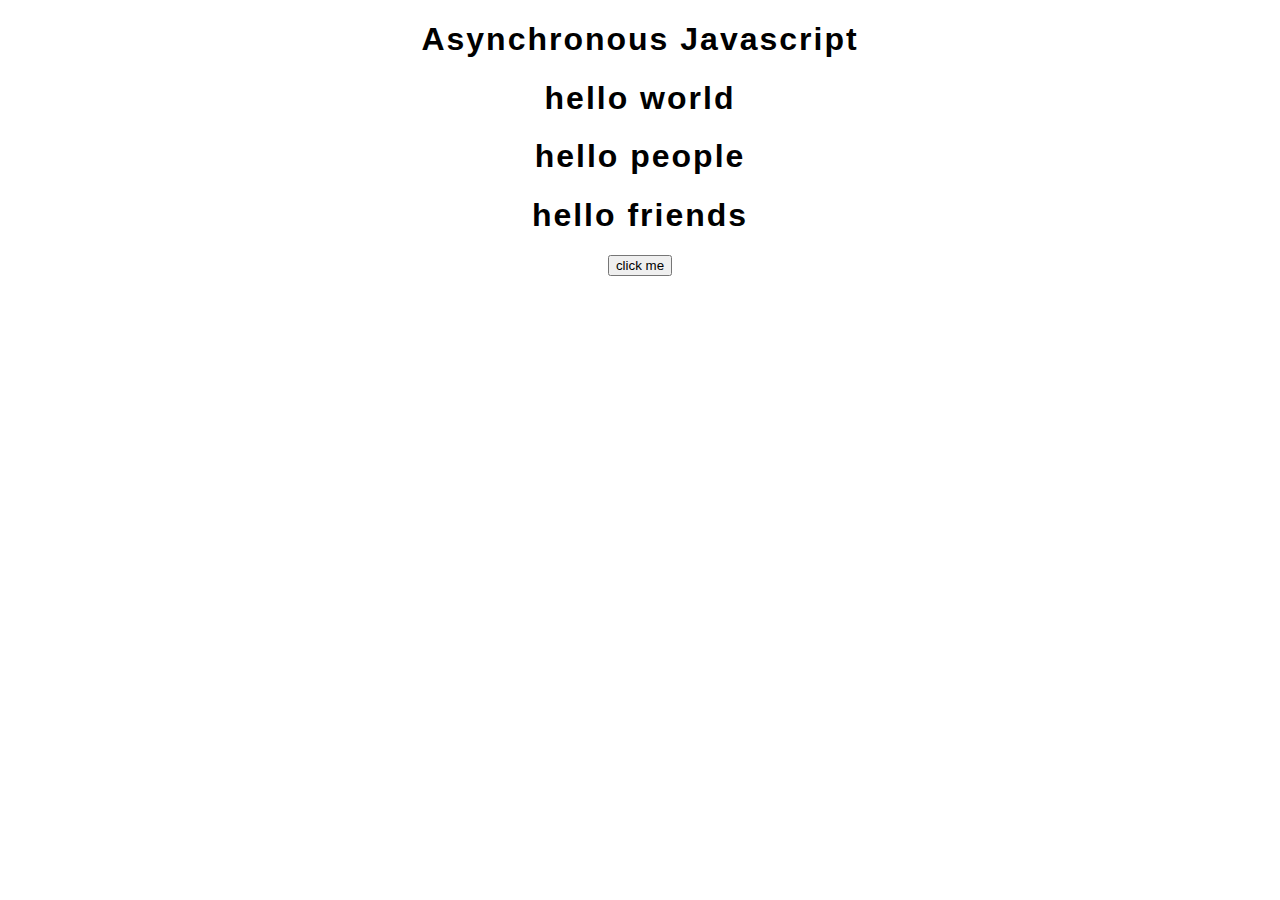
<file: ASYNC/index.html>
<!DOCTYPE html>
<html lang="en">
  <head>
    <meta charset="UTF-8" />
    <meta name="viewport" content="width=device-width, initial-scale=1.0" />
    <title>Document</title>
    <style>
      body {
        font-family: -apple-system, BlinkMacSystemFont, 'Segoe UI', Roboto,
          Oxygen, Ubuntu, Cantarell, 'Open Sans', 'Helvetica Neue', sans-serif;
        text-align: center;
      }
      h1 {
        letter-spacing: 2px;
        text-align: center;
      }
      img {
        width: 100%;
        height: 400px;
        object-fit: cover;
      }
    </style>
  </head>
  <body>
    <h1>Asynchronous Javascript</h1>
    <h1 class="one">hello world</h1>
    <h1 class="two">hello people</h1>
    <h1 class="three">hello friends</h1>
    <!-- <div class="img-container"></div> -->
    <button class="btn">click me</button>
    <script src="./app.js"></script>
  </body>
</html>
</file>
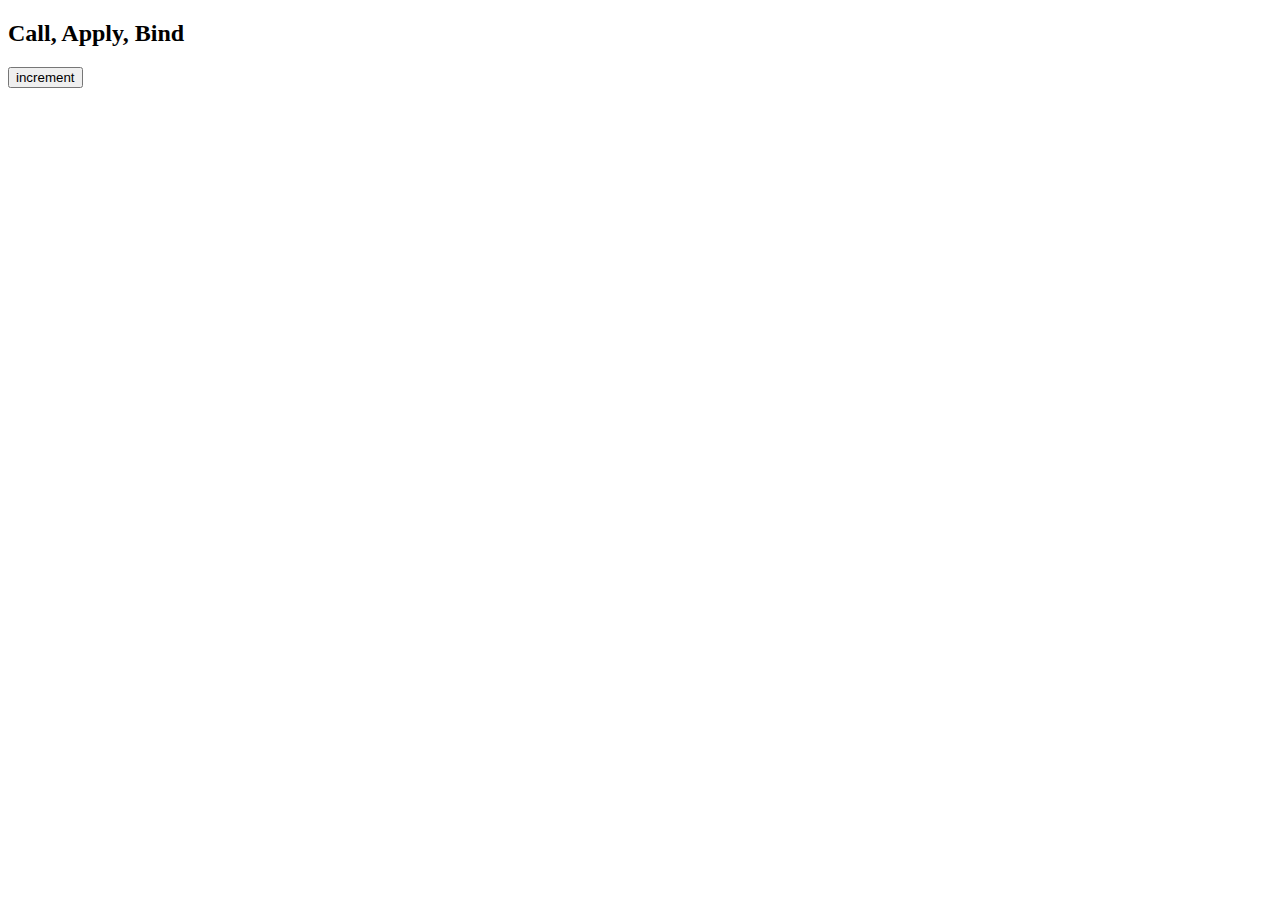
<file: call-apply-bind/index.html>
<!DOCTYPE html>
<html lang="en">
  <head>
    <meta charset="UTF-8" />
    <meta name="viewport" content="width=device-width, initial-scale=1.0" />
    <title>Document</title>
  </head>
  <body>
    <h2>Call, Apply, Bind</h2>
    <button class="increment">increment</button>
    <script src="app.js"></script>
  </body>
</html>
</file>
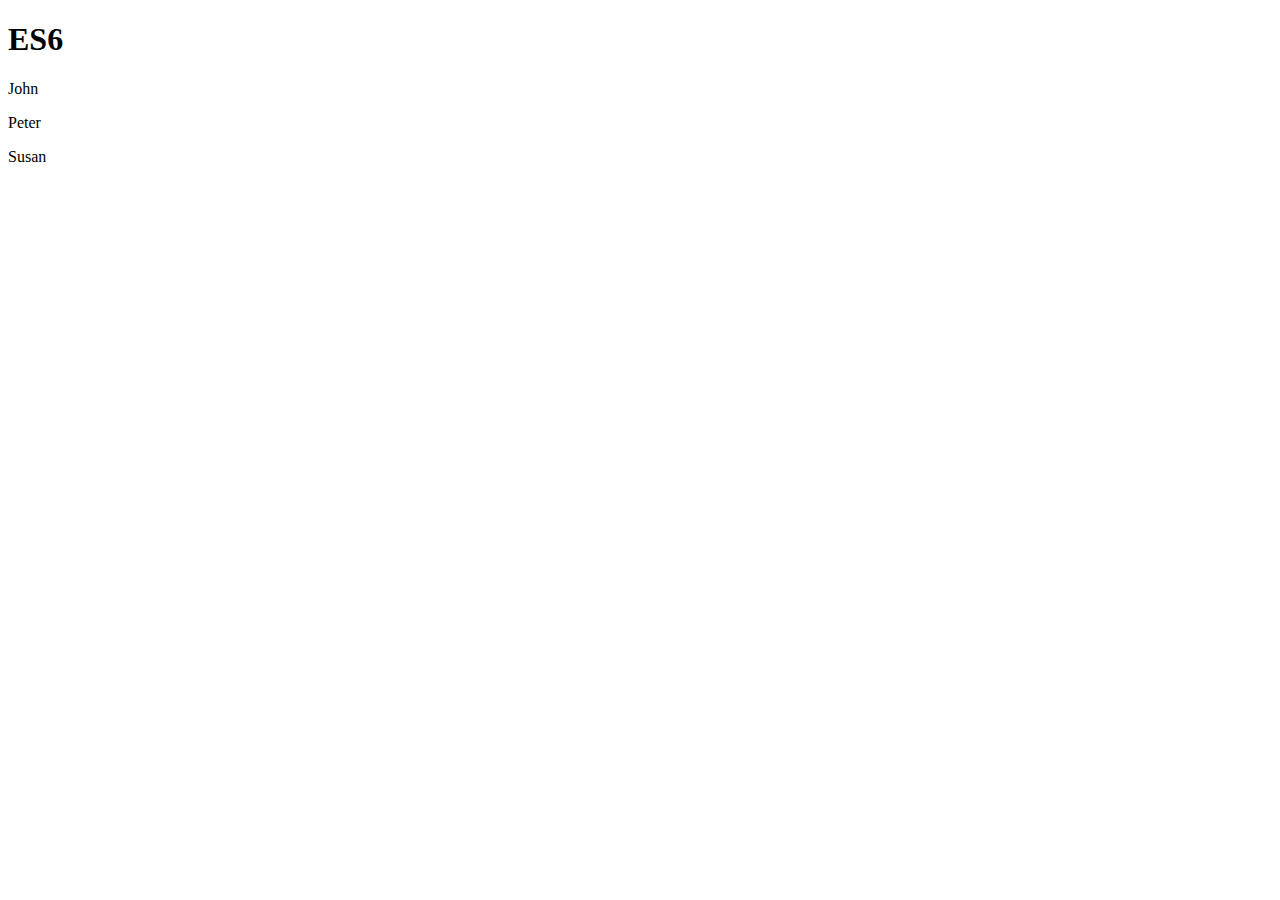
<file: ES6/index.html>
<!DOCTYPE html>
<html lang="en">
  <head>
    <meta charset="UTF-8" />
    <meta name="viewport" content="width=device-width, initial-scale=1.0" />
    <meta http-equiv="X-UA-Compatible" content="ie=edge" />
    <title>ES6</title>
    <style>
body {
  text-transform: capitalize;
}
      .btn {
        background: #f15025;
        color: #fff;
        font-size: 1.5rem;
        text-transform: capitalize;
        cursor: pointer;
      }
    </style>
  </head>
  <body>
    <h1>ES6</h1>
    <p>John</p>
    <p>Peter</p>
    <p>Susan</p>
    <h2 id="result"></h2>
    <!-- javascript -->
    <script src="app.js"></script>
  </body>
</html>
</file>
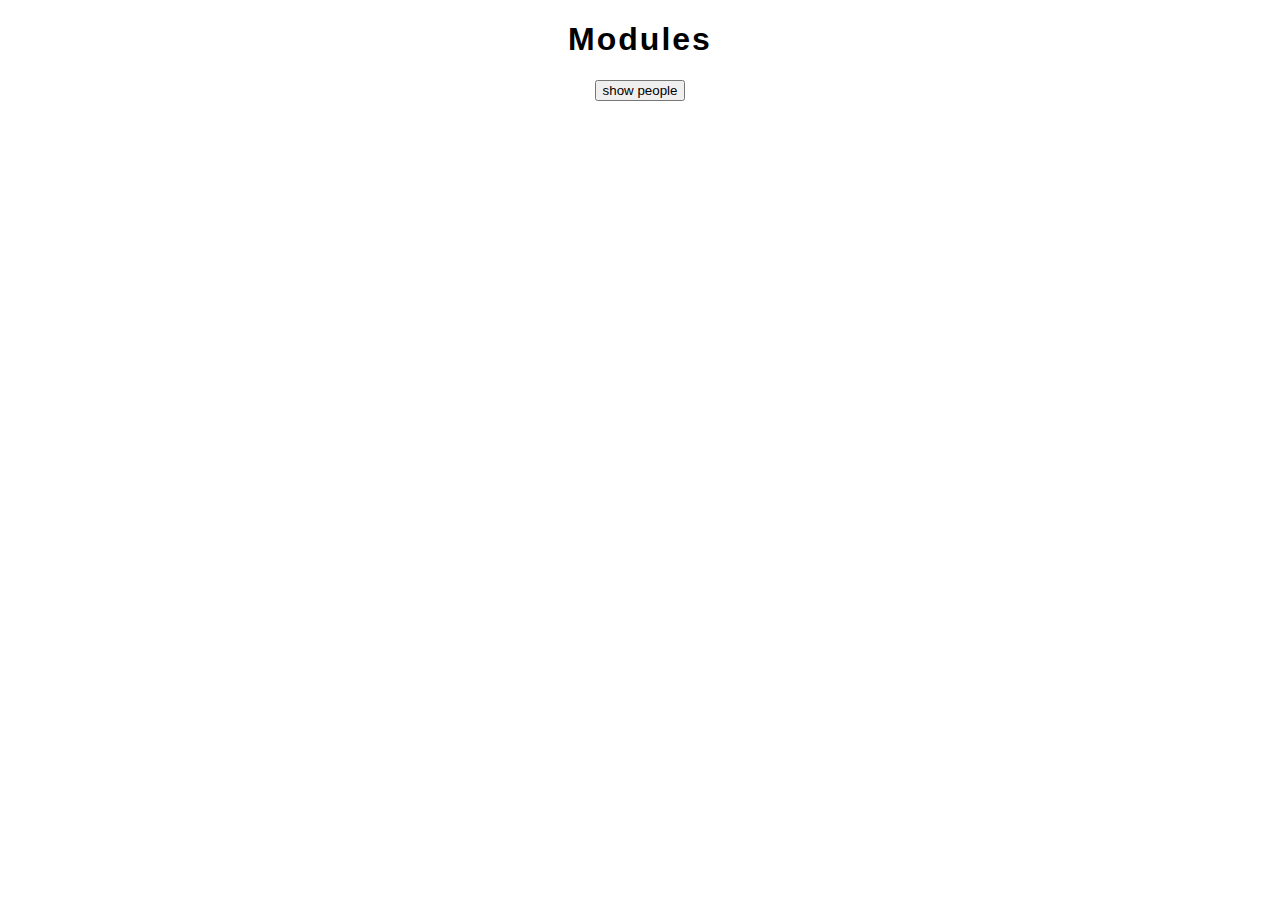
<file: ES6_modules/index.html>
<!DOCTYPE html>
<html lang="en">
  <head>
    <meta charset="UTF-8" />
    <meta name="viewport" content="width=device-width, initial-scale=1.0" />
    <meta http-equiv="X-UA-Compatible" content="ie=edge" />
    <title>ES6</title>
    <style>
      body {
        font-family: -apple-system, BlinkMacSystemFont, 'SegoeUI', sans-serif;
        text-align: center;
      }
      h1 {
        letter-spacing: 2px;
        text-align: center;
      }
    </style>
  </head>
  <body>
    <h1>Modules</h1>
    <div class="container"></div>
    <button class="btn">show people</button>
    <!-- javascript -->
    <script type="module" src="app.js"></script>
  </body>
</html>
</file>
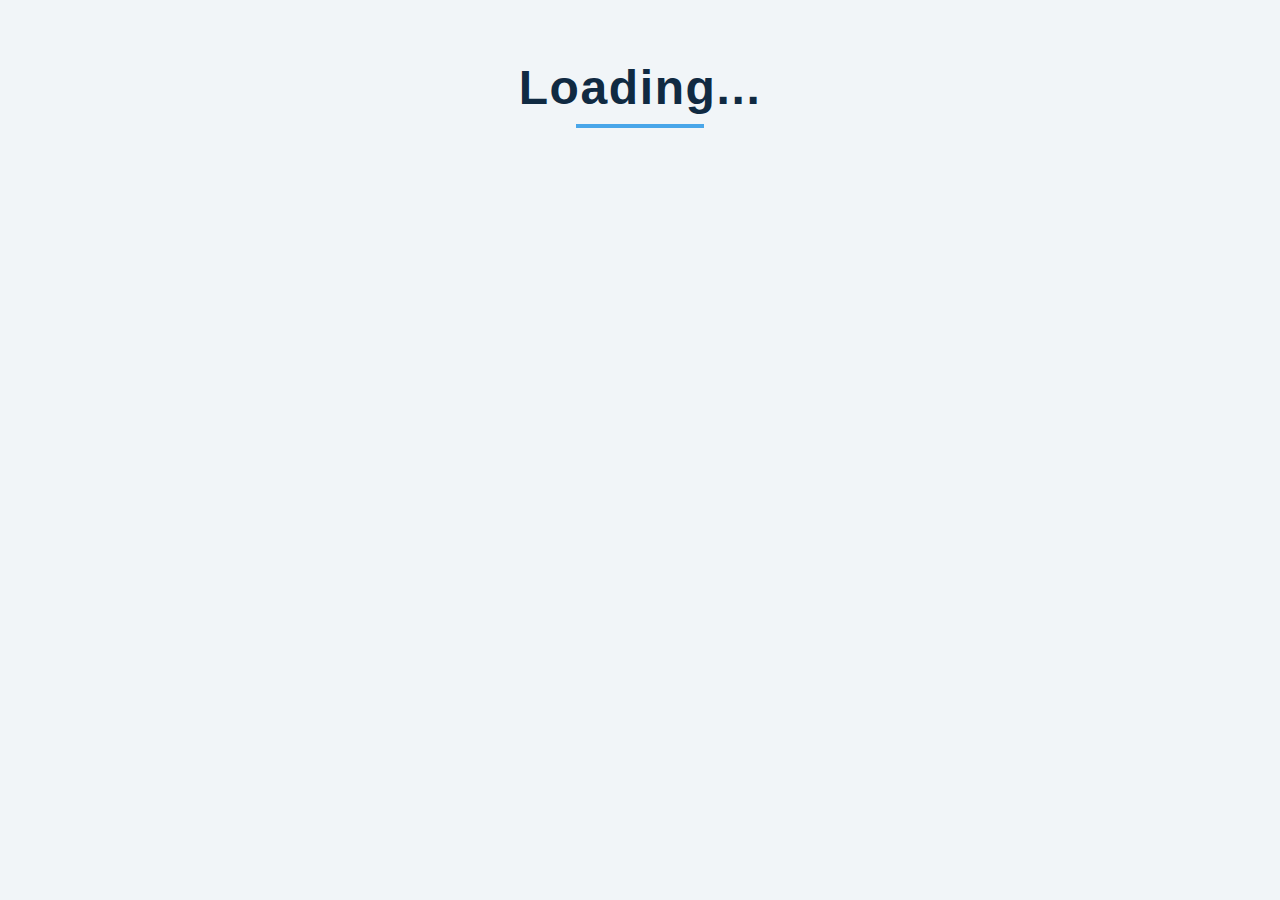
<file: ES6_Pagination/index.html>
<!DOCTYPE html>
<html lang="en">
  <head>
    <meta charset="UTF-8" />
    <meta name="viewport" content="width=device-width, initial-scale=1.0" />
    <title>ES6 Pagination</title>
    <!-- font-awesome -->
    <link
      rel="stylesheet"
      href="https://cdnjs.cloudflare.com/ajax/libs/font-awesome/5.14.0/css/all.min.css"
    />

    <!-- stylesheet -->
    <link rel="stylesheet" href="./styles.css" />
  </head>
  <body>
    <main>
      <div class="section-title">
        <h1>Loading...</h1>
        <div class="underline"></div>
      </div>
      <section class="followers">
        <div class="container"></div>
        <div class="btn-container"></div>
      </section>
    </main>
    <script type="module" src="./app.js"></script>
  </body>
</html>
</file>
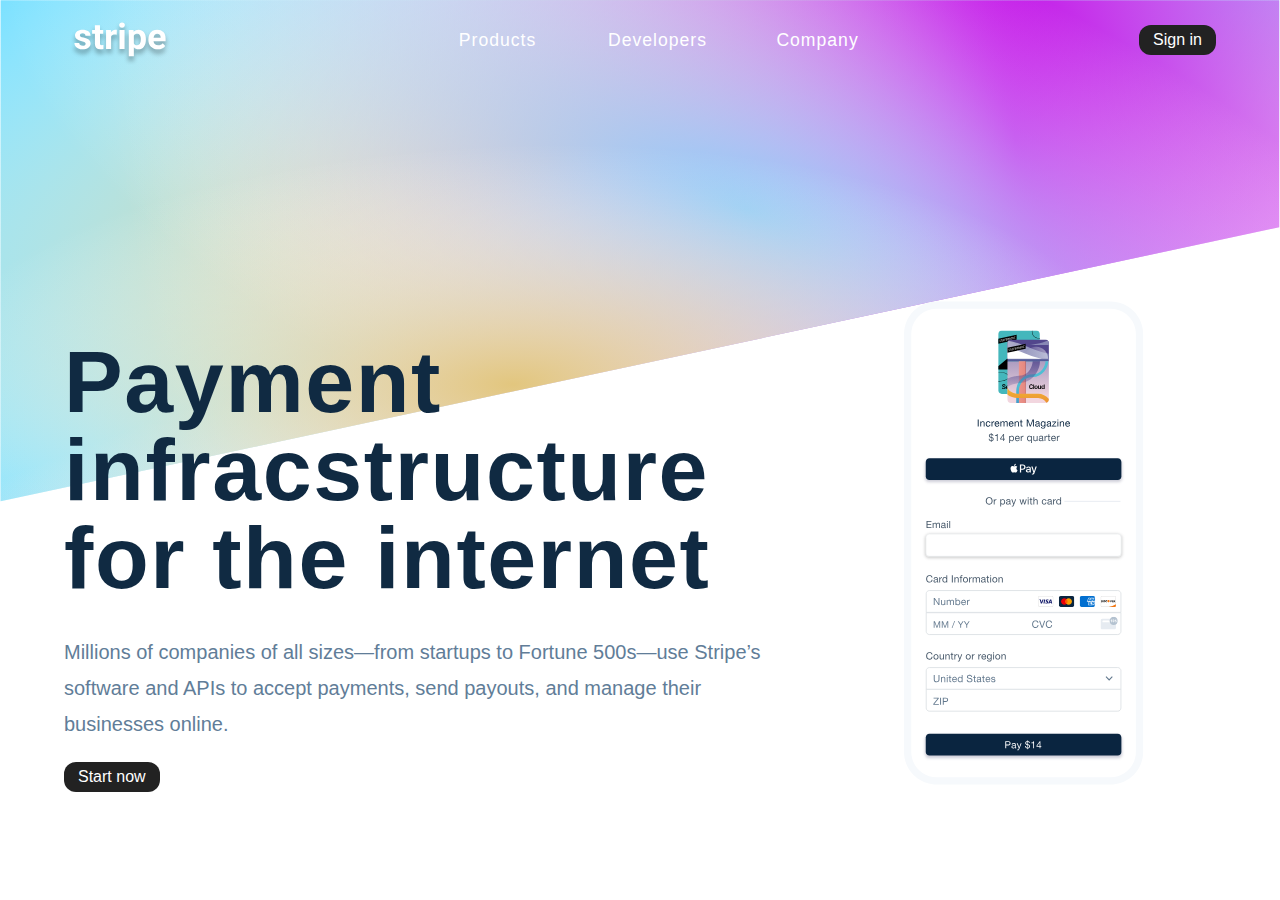
<file: ES6_Stripe_Submenus/index.html>
<!DOCTYPE html>
<html lang="en">
  <head>
    <meta charset="UTF-8" />
    <meta name="viewport" content="width=device-width, initial-scale=1.0" />
    <title>Stripe Setup</title>
    <!-- font-awesome -->
    <link
        rel="stylesheet"
        href="https://cdnjs.cloudflare.com/ajax/libs/font-awesome/5.14.0/css/all.min.css"
        />

    <!-- stylesheet -->
    <link rel="stylesheet" href="styles.css" />
  </head>
  <body>
    <!-- navbar -->
    <nav class="nav">
      <div class="nav-center">
        <div class="nav-header">
          <img class="nav-logo" src="./images/logo.svg" alt="logo" />
          <button class="btn toggle-btn">
            <i class="fas fa-bars"></i>
          </button>
        </div>
        <ul class="nav-links">
          <li>
            <button class="link-btn">products</button>
          </li>
          <li>
            <button class="link-btn">developers</button>
          </li>
          <li>
            <button class="link-btn">company</button>
          </li>
        </ul>
        <button class="btn signin-btn">Sign in</button>
      </div>
    </nav>
    <!-- hero -->
    <section class="hero">
      <div class="hero-center">
        <article class="hero-info">
          <h1>
            Payment infracstructure <br />
            for the internet
          </h1>
          <p>
          Millions of companies of all sizes—from startups to Fortune 500s—use
          Stripe’s software and APIs to accept payments, send payouts, and
          manage their businesses online.
          </p>
          <button class="btn">Start now</button>
        </article>
        <article class="hero-images">
          <img src="./images/phone.svg" alt="phone" class="phone-img" />
        </article>
      </div>
    </section>
    <!-- sidebar -->
    <div class="sidebar-wrapper">
      <aside class="sidebar">
        <button class="close-btn">
          <i class="fas fa-times"></i>
        </button>
        <div class="sidebar-links">hello there</div>
      </aside>
    </div>
    <!-- links -->
    <aside class="submenu">hello there</aside>
    <script type="module" src="app.js"></script>
  </body>
</html>
</file>
<file: ES6_Pagination/styles.css>
/*
=============== 
Variables
===============
*/

:root {
  /* dark shades of primary color*/
  --clr-primary-1: hsl(205, 86%, 17%);
  --clr-primary-2: hsl(205, 77%, 27%);
  --clr-primary-3: hsl(205, 72%, 37%);
  --clr-primary-4: hsl(205, 63%, 48%);
  /* primary/main color */
  --clr-primary-5: hsl(205, 78%, 60%);
  /* lighter shades of primary color */
  --clr-primary-6: hsl(205, 89%, 70%);
  --clr-primary-7: hsl(205, 90%, 76%);
  --clr-primary-8: hsl(205, 86%, 81%);
  --clr-primary-9: hsl(205, 90%, 88%);
  --clr-primary-10: hsl(205, 100%, 96%);
  /* darkest grey - used for headings */
  --clr-grey-1: hsl(209, 61%, 16%);
  --clr-grey-2: hsl(211, 39%, 23%);
  --clr-grey-3: hsl(209, 34%, 30%);
  --clr-grey-4: hsl(209, 28%, 39%);
  /* grey used for paragraphs */
  --clr-grey-5: hsl(210, 22%, 49%);
  --clr-grey-6: hsl(209, 23%, 60%);
  --clr-grey-7: hsl(211, 27%, 70%);
  --clr-grey-8: hsl(210, 31%, 80%);
  --clr-grey-9: hsl(212, 33%, 89%);
  --clr-grey-10: hsl(210, 36%, 96%);
  --clr-white: #fff;
  --clr-red-dark: hsl(360, 67%, 44%);
  --clr-red-light: hsl(360, 71%, 66%);
  --clr-green-dark: hsl(125, 67%, 44%);
  --clr-green-light: hsl(125, 71%, 66%);
  --clr-black: #222;

  --transition: all 0.3s linear;
  --spacing: 0.1rem;
  --radius: 0.75rem;
  --light-shadow: 0 5px 15px rgba(0, 0, 0, 0.1);
  --dark-shadow: 0 5px 15px rgba(0, 0, 0, 0.2);
  --max-width: 1170px;
  --fixed-width: 620px;
}
/*
=============== 
Global Styles
===============
*/

*,
::after,
::before {
  margin: 0;
  padding: 0;
  box-sizing: border-box;
}
body {
  font-family: -apple-system, BlinkMacSystemFont, 'Segoe UI', Roboto, Oxygen,
    Ubuntu, Cantarell, 'Open Sans', 'Helvetica Neue', sans-serif;
  background: var(--clr-grey-10);
  color: var(--clr-grey-1);
  line-height: 1.5;
  font-size: 0.875rem;
}
ul {
  list-style-type: none;
}
a {
  text-decoration: none;
}
h1,
h2,
h3,
h4 {
  letter-spacing: var(--spacing);
  text-transform: capitalize;
  line-height: 1.25;
  margin-bottom: 0.75rem;
}
h1 {
  font-size: 2.75rem;
}
h2 {
  font-size: 2rem;
}
h3 {
  font-size: 1.25rem;
}
h4 {
  font-size: 0.875rem;
}
p {
  margin-bottom: 1.25rem;
  color: var(--clr-grey-5);
}
@media screen and (min-width: 800px) {
  h1 {
    font-size: 3rem;
  }
  h2 {
    font-size: 2.5rem;
  }
  h3 {
    font-size: 1.75rem;
  }
  h4 {
    font-size: 1rem;
  }
  body {
    font-size: 1rem;
  }
  h1,
  h2,
  h3,
  h4 {
    line-height: 1;
  }
}

/*
=============== 
Pagination
===============
*/
.section-title {
  text-align: center;
  margin: 4rem 0 6rem 0;
}
.underline {
  width: 8rem;
  height: 0.25rem;
  background: var(--clr-primary-5);
  margin: 0 auto;
}
.followers {
  width: 90vw;
  max-width: var(--max-width);
  margin: 5rem auto;
}
.container {
  display: grid;
  gap: 2rem;
  margin-bottom: 4rem;
}
@media screen and (min-width: 576px) {
  .container {
    grid-template-columns: repeat(auto-fill, minmax(250px, 1fr));
  }
}
.card {
  background: var(--clr-white);
  border-radius: var(--radius);
  box-shadow: var(--light-shadow);
  padding: 2rem 3.5rem;
  text-align: center;
}
.card img {
  width: 130px;
  height: 130px;
  border-radius: 50%;
  object-fit: cover;
  margin-bottom: 0.75rem;
}

.card h4 {
  margin-bottom: 1.5rem;
  font-size: 0.85rem;
  color: var(--clr-grey-5);
}

.btn {
  padding: 0.35rem 0.75rem;
  letter-spacing: 1.6px;
  font-size: 0.75rem;
  color: var(--clr-white);
  background: var(--clr-primary-5);
  border-radius: var(--radius);
  border-color: transparent;
  text-transform: uppercase;
  transition: var(--transition);
  cursor: pointer;
}

.btn-container {
  display: flex;
  justify-content: center;
  flex-wrap: wrap;
}
.page-btn {
  width: 2rem;
  height: 2rem;
  background: var(--clr-primary-7);
  border-color: transparent;
  border-radius: 5px;
  cursor: pointer;
  margin: 0.5rem;
  transition: var(--transition);
}
.active-btn {
  background: var(--clr-primary-1);
  color: var(--clr-white);
}
.prev-btn,
.next-btn {
  background: transparent;
  border-color: transparent;
  font-weight: bold;
  text-transform: capitalize;
  letter-spacing: var(--spacing);
  margin: 0.5rem;
  font-size: 1rem;
  cursor: pointer;
}

@media screen and (min-width: 775px) {
  .btn-container {
    margin: 0 auto;
    max-width: 700px;
  }
}
</file>
<file: ES6_Stripe_Submenus/styles.css>
/*
=============== 
Variables
===============
*/

:root {
  /* dark shades of primary color*/
  --clr-primary-1: hsl(205, 86%, 17%);
  --clr-primary-2: hsl(205, 77%, 27%);
  --clr-primary-3: hsl(205, 72%, 37%);
  --clr-primary-4: hsl(205, 63%, 48%);
  /* primary/main color */
  --clr-primary-5: hsl(205, 78%, 60%);
  /* lighter shades of primary color */
  --clr-primary-6: hsl(205, 89%, 70%);
  --clr-primary-7: hsl(205, 90%, 76%);
  --clr-primary-8: hsl(205, 86%, 81%);
  --clr-primary-9: hsl(205, 90%, 88%);
  --clr-primary-10: hsl(205, 100%, 96%);
  /* darkest grey - used for headings */
  --clr-grey-1: hsl(209, 61%, 16%);
  --clr-grey-2: hsl(211, 39%, 23%);
  --clr-grey-3: hsl(209, 34%, 30%);
  --clr-grey-4: hsl(209, 28%, 39%);
  /* grey used for paragraphs */
  --clr-grey-5: hsl(210, 22%, 49%);
  --clr-grey-6: hsl(209, 23%, 60%);
  --clr-grey-7: hsl(211, 27%, 70%);
  --clr-grey-8: hsl(210, 31%, 80%);
  --clr-grey-9: hsl(212, 33%, 89%);
  --clr-grey-10: hsl(210, 36%, 96%);
  --clr-white: #fff;
  --clr-red-dark: hsl(360, 67%, 44%);
  --clr-red-light: hsl(360, 71%, 66%);
  --clr-green-dark: hsl(125, 67%, 44%);
  --clr-green-light: hsl(125, 71%, 66%);
  --clr-black: #222;

  --transition: all 0.3s linear;
  --spacing: 0.1rem;
  --radius: 0.75rem;
  --light-shadow: 0 5px 15px rgba(0, 0, 0, 0.1);
  --dark-shadow: 0 5px 15px rgba(0, 0, 0, 0.2);
  --max-width: 1170px;
  --fixed-width: 620px;
}
/*
=============== 
Global Styles
===============
*/

*,
::after,
::before {
  margin: 0;
  padding: 0;
  box-sizing: border-box;
}
body {
  font-family: -apple-system, BlinkMacSystemFont, 'Segoe UI', Roboto, Oxygen,
    Ubuntu, Cantarell, 'Open Sans', 'Helvetica Neue', sans-serif;
  background: var(--clr-white);
  color: var(--clr-grey-1);
  line-height: 1.5;
  font-size: 0.875rem;
}
ul {
  list-style-type: none;
}
a {
  text-decoration: none;
}
h1,
h2,
h3,
h4 {
  letter-spacing: var(--spacing);
  text-transform: capitalize;
  line-height: 1.25;
  margin-bottom: 0.75rem;
}
h1 {
  font-size: 2.75rem;
}
h2 {
  font-size: 2rem;
}
h3 {
  font-size: 1.25rem;
}
h4 {
  font-size: 0.875rem;
}
p {
  margin-bottom: 1.25rem;
  color: var(--clr-grey-5);
}
@media screen and (min-width: 800px) {
  h1 {
    font-size: 4rem;
  }
  h2 {
    font-size: 2.5rem;
  }
  h3 {
    font-size: 1.75rem;
  }
  h4 {
    font-size: 1rem;
  }
  body {
    font-size: 1rem;
  }
  h1,
  h2,
  h3,
  h4 {
    line-height: 1;
  }
}

/*
=============== 
Stripe Styles
===============
*/
.nav {
  height: 5rem;
  display: flex;
  align-items: center;
  justify-content: center;
  background: transparent;
  position: relative;
  z-index: 1;
}
.nav-center {
  width: 90vw;
  max-width: var(--max-width);
}
.nav-header {
  display: flex;
  justify-content: space-between;
  align-items: center;
}
.btn {
  font-size: 1rem;
  padding: 0.25rem 0.75rem;
  border-radius: var(--radius);
  border-color: transparent;
  color: white;
  background: var(--clr-black);
  cursor: pointer;
  transition: var(--transition);
}
.btn:hover {
  background: var(--clr-grey-5);
}
.nav-links {
  display: none;
}
.signin-btn {
  display: none;
}
.hero::before {
  content: '';
  position: absolute;
  width: 100%;
  height: 65%;
  top: 0;
  left: 0;
  background: url(./images/hero.svg);
  background-size: cover;
  background-repeat: no-repeat;
  z-index: -1;
}
.hero {
  position: relative;
  min-height: 100vh;
  margin-top: -5rem;
  display: grid;
  grid-template-columns: 1fr;
  justify-items: center;
}
.hero-center {
  width: 90vw;
  max-width: var(--max-width);
  display: grid;
  align-items: center;
}

.hero-info h1 {
  text-transform: none;
  max-width: 500px;
  margin-bottom: 2rem;
}
.hero-info p {
  max-width: 35em;
  line-height: 1.8;
}
.hero-images {
  display: none;
}

/* nav media query */
@media screen and (min-width: 800px) {
  .nav-center {
    display: grid;
    grid-template-columns: auto 1fr auto;
    align-items: center;
  }
  .toggle-btn {
    display: none;
  }
  .signin-btn {
    display: inline-block;
  }
  .nav-links {
    display: block;
    justify-self: center;
    display: grid;
    grid-template-columns: 1fr 1fr 1fr;
    text-align: center;
    height: 100%;
    display: grid;
    align-items: center;
  }
  .nav-links li {
    height: 100%;
  }
  .link-btn {
    height: 100%;
    background: transparent;
    border-color: transparent;
    font-size: 1.1rem;
    color: white;
    text-transform: capitalize;
    letter-spacing: 1px;
    width: 10rem;
  }
}

/* hero media query */
@media screen and (min-width: 800px) {
  .hero::before {
    background-size: contain;
    height: 100%;
  }
  .hero-center {
    grid-template-columns: 2fr 1fr;
  }

  .hero-info h1 {
    font-size: 3rem;
  }
  .hero-info p {
    font-size: 1.25rem;
  }
  .hero-images {
    display: block;
    justify-self: center;
  }
  .phone-img {
    width: 12rem;
  }
}

@media screen and (min-width: 1200px) {
  .hero-center {
    grid-template-columns: 2fr 1fr;
    align-items: end;
    padding-bottom: 12vh;
  }
  .hero-info h1 {
    max-width: 100%;
    font-size: 5.5rem;
  }
  .hero-images {
    align-self: end;
  }
  .phone-img {
    width: 15rem;
  }
}
@media screen and (min-width: 1400px) {
  .hero-center {
    padding-bottom: 20vh;
  }
  .phone-img {
    width: 17rem;
  }
}

/* sidebar */
.sidebar-wrapper {
  position: fixed;
  top: 0;
  left: 0;
  width: 100%;
  height: 100%;
  display: grid;
  place-items: center;
  visibility: hidden;
  z-index: -999;
  transition: var(--transition);
  transform: scale(0);
  background: rgba(0, 0, 0, 0.5);
}
.sidebar-wrapper.show {
  visibility: visible;
  z-index: 2;
  transform: scale(1);
}
.sidebar {
  width: 90vw;
  height: 95vh;
  max-width: var(--fixed-width);
  background: var(--clr-white);
  border-radius: var(--radius);
  box-shadow: var(--dark-shadow);
  position: relative;
  padding: 4rem 2rem;
}
.close-btn {
  font-size: 2rem;
  background: transparent;
  border-color: transparent;
  color: var(--clr-grey-5);
  position: absolute;
  top: 1rem;
  right: 1rem;
  cursor: pointer;
}
.sidebar article {
  margin-bottom: 2rem;
}
.sidebar-sublinks {
  display: grid;
  grid-template-columns: 1fr 1fr;
  row-gap: 0.25rem;
}
.sidebar-sublinks a {
  display: block;
  color: var(--clr-grey-1);
  text-transform: capitalize;
}
.sidebar-sublinks i {
  color: var(--clr-grey-5);
  margin-right: 1rem;
}

@media screen and (min-width: 800px) {
  .sidebar-wrapper {
    display: none;
  }
}

/* links */
.submenu {
  background: var(--clr-white);
  box-shadow: var(--dark-shadow);
  position: absolute;
  top: 4rem;
  left: 50%;
  transform: translateX(-50%);
  z-index: 3;
  display: none;
  padding: 2rem;
  border-radius: var(--radius);
}
.submenu::before {
  content: '';
  display: block;
  width: 0;
  height: 0;
  border-left: 5px solid transparent;
  border-right: 5px solid transparent;
  border-bottom: 5px solid var(--clr-white);
  position: absolute;
  top: -5px;
  left: 50%;
  transform: translateX(-50%);
}

.submenu.show {
  display: block;
}

.submenu-center {
  display: grid;
  gap: 0.25rem 2rem;
}
.col-2 {
  grid-template-columns: repeat(2, 1fr);
}
.col-3 {
  grid-template-columns: repeat(3, 1fr);
}
.col-4 {
  grid-template-columns: repeat(4, 1fr);
}
.submenu h4 {
  margin-bottom: 1.5rem;
}
.submenu-center a {
  width: 10rem;
  display: block;
  color: var(--clr-grey-1);
  text-transform: capitalize;
}
.submenu-center i {
  color: var(--clr-grey-5);
  margin-right: 1rem;
}
</file>
